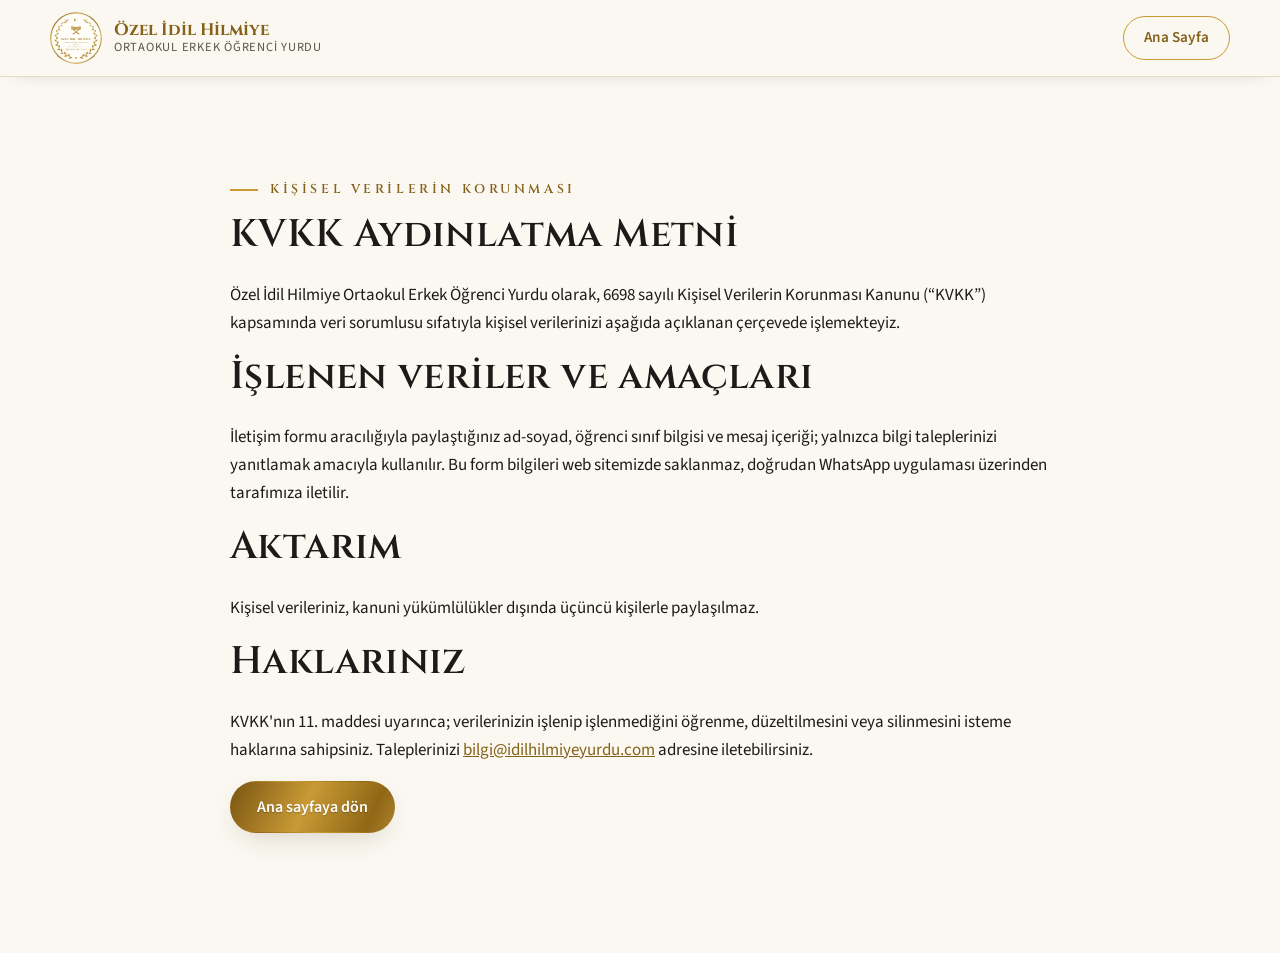
<file: kvkk.html>
<!doctype html>
<html lang="tr">
<head>
  <meta charset="utf-8">
  <meta name="viewport" content="width=device-width, initial-scale=1">
  <title>KVKK Aydınlatma Metni | Özel İdil Hilmiye Ortaokul Erkek Öğrenci Yurdu</title>
  <meta name="robots" content="noindex">
  <link rel="icon" href="assets/favicon.svg" type="image/svg+xml">
  <link rel="stylesheet" href="https://fonts.googleapis.com/css2?family=Cinzel:wght@600;700&family=Source+Sans+3:wght@400;600&display=swap">
  <link rel="stylesheet" href="css/style.css">
</head>
<body>
  <header class="site-header scrolled">
    <div class="container header-inner">
      <a class="brand" href="index.html" aria-label="Ana sayfaya dön">
        <img src="assets/logo.svg" alt="" width="52" height="52">
        <span class="brand-text">
          <span class="brand-name">Özel İdil Hilmiye</span>
          <span class="brand-sub">Ortaokul Erkek Öğrenci Yurdu</span>
        </span>
      </a>
      <a class="btn btn-outline btn-sm" href="index.html">Ana Sayfa</a>
    </div>
  </header>
  <main class="section">
    <article class="container narrow">
      <p class="eyebrow">Kişisel Verilerin Korunması</p>
      <h1 style="font-size:clamp(1.7rem,1.2rem + 2vw,2.4rem)">KVKK Aydınlatma Metni</h1>
      <!-- TASLAK: Yayından önce bir hukuk danışmanı tarafından kontrol edilmelidir. -->
      <p>Özel İdil Hilmiye Ortaokul Erkek Öğrenci Yurdu olarak, 6698 sayılı Kişisel Verilerin Korunması Kanunu (“KVKK”) kapsamında veri sorumlusu sıfatıyla kişisel verilerinizi aşağıda açıklanan çerçevede işlemekteyiz.</p>
      <h2>İşlenen veriler ve amaçları</h2>
      <p>İletişim formu aracılığıyla paylaştığınız ad-soyad, öğrenci sınıf bilgisi ve mesaj içeriği; yalnızca bilgi taleplerinizi yanıtlamak amacıyla kullanılır. Bu form bilgileri web sitemizde saklanmaz, doğrudan WhatsApp uygulaması üzerinden tarafımıza iletilir.</p>
      <h2>Aktarım</h2>
      <p>Kişisel verileriniz, kanuni yükümlülükler dışında üçüncü kişilerle paylaşılmaz.</p>
      <h2>Haklarınız</h2>
      <p>KVKK'nın 11. maddesi uyarınca; verilerinizin işlenip işlenmediğini öğrenme, düzeltilmesini veya silinmesini isteme haklarına sahipsiniz. Taleplerinizi <a href="mailto:bilgi@idilhilmiyeyurdu.com">bilgi@idilhilmiyeyurdu.com</a> adresine iletebilirsiniz.</p>
      <p><a class="btn btn-gold" href="index.html">Ana sayfaya dön</a></p>
    </article>
  </main>
</body>
</html>
</file>
<file: css/style.css>
/* =========================================================
   Özel İdil Hilmiye Ortaokul Erkek Öğrenci Yurdu
   Renkler logodaki altın ve fildişi tonlarından alınmıştır.
   ========================================================= */
:root {
  --ivory: #FBF8F1;
  --paper: #FFFFFF;
  --tint: #F4EEE0;
  --ink: #1C1B19;
  --muted: #5A554B;
  --line: #E6DCC6;
  --gold: #85621B;        /* küçük metin için yeterli kontrast */
  --gold-bright: #C99A35; /* süsleme ve büyük öğeler */
  --gold-soft: #EBD9A8;
  --night: #15161B;
  --night-2: #1F2027;
  --radius: 14px;
  --shadow: 0 10px 30px -12px rgba(60, 44, 10, .25);
  --font-display: "Cinzel", Georgia, serif;
  --font-body: "Source Sans 3", "Segoe UI", system-ui, sans-serif;
  --font-accent: "Cormorant Garamond", Georgia, serif;
  --font-hero: "Outfit", "Segoe UI", system-ui, sans-serif;
  --wa: #12873F;      /* WhatsApp yeşili, beyaz yazıyla 4.6:1 */
  --wa-dark: #0E6E33;
  --gold-grad: linear-gradient(115deg, #7A5512 0%, #C99A35 30%, #8F6716 55%, #D4A847 80%, #7A5512 100%);
}

*, *::before, *::after { box-sizing: border-box; }
html { scroll-behavior: smooth; scroll-padding-top: 100px; -webkit-text-size-adjust: 100%; }
body {
  margin: 0;
  background: var(--ivory);
  color: var(--ink);
  font-family: var(--font-body);
  font-size: 1.0625rem;
  line-height: 1.65;
}
img { max-width: 100%; display: block; height: auto; }
a { color: var(--gold); }
a:hover { color: #5E440F; }
h1, h2, h3 { font-family: var(--font-display); font-weight: 600; line-height: 1.2; margin: 0 0 .6em; letter-spacing: .01em; }
h2 { font-size: clamp(1.6rem, 1.2rem + 1.6vw, 2.4rem); }
h3 { font-size: 1.125rem; }
p { margin: 0 0 1em; }
:focus-visible { outline: 3px solid var(--gold-bright); outline-offset: 3px; border-radius: 4px; }

.container { width: min(1180px, 100% - 32px); margin-inline: auto; }
.narrow { width: min(820px, 100% - 32px); }

.skip-link { position: absolute; left: -999px; top: 8px; background: var(--ink); color: #fff; padding: 10px 16px; border-radius: 8px; z-index: 100; }
.skip-link:focus { left: 16px; }

.eyebrow {
  font-family: var(--font-display);
  font-size: .8rem;
  font-weight: 600;
  letter-spacing: .28em;
  text-transform: uppercase;
  color: var(--gold);
  margin-bottom: .9em;
  display: flex; align-items: center; gap: 12px;
}
.eyebrow::before { content: ""; width: 28px; height: 1.5px; background: var(--gold-bright); }

/* ---------- Butonlar ---------- */
.btn {
  display: inline-flex; align-items: center; justify-content: center; gap: 10px;
  min-height: 48px; padding: 12px 26px;
  border-radius: 999px; border: 1.5px solid transparent;
  font-family: var(--font-body); font-weight: 600; font-size: 1rem;
  text-decoration: none; cursor: pointer;
  transition: transform .2s ease, box-shadow .2s ease, background-color .2s ease;
}
.btn svg { width: 20px; height: 20px; fill: none; stroke: currentColor; stroke-width: 2; stroke-linecap: round; stroke-linejoin: round; }
.btn-gold { background: var(--gold-grad); background-size: 160% 100%; color: #fff; box-shadow: var(--shadow); text-shadow: 0 1px 1px rgba(0,0,0,.25); }
.btn-gold:hover { color: #fff; transform: translateY(-2px); background-position: 100% 0; }
.btn-outline { border-color: var(--gold-bright); color: var(--gold); background: transparent; }
.btn-outline:hover { background: var(--paper); }
.btn-sm { min-height: 44px; padding: 8px 20px; font-size: .95rem; }

/* ---------- Üst menü ---------- */
.site-header {
  position: sticky; top: 0; z-index: 50;
  background: rgba(251, 248, 241, .92);
  backdrop-filter: saturate(140%) blur(10px);
  border-bottom: 1px solid transparent;
  transition: border-color .2s, box-shadow .2s;
}
.site-header.scrolled { border-color: var(--line); box-shadow: 0 6px 20px -16px rgba(0,0,0,.4); }
.header-inner { display: flex; align-items: center; justify-content: space-between; gap: 20px; min-height: 76px; }
.brand { display: flex; align-items: center; gap: 12px; text-decoration: none; color: var(--ink); }
.brand img { width: 52px; height: 52px; }
.brand-text { display: flex; flex-direction: column; line-height: 1.15; }
.brand-name { font-family: var(--font-display); font-weight: 700; font-size: 1.05rem; color: var(--gold); }
.brand-sub { font-size: .78rem; letter-spacing: .06em; color: var(--muted); text-transform: uppercase; }

.main-nav { display: flex; align-items: center; gap: 22px; }
.main-nav ul { display: flex; gap: 4px; list-style: none; margin: 0; padding: 0; }
.main-nav ul a {
  display: block; padding: 10px 12px; border-radius: 8px;
  color: var(--ink); text-decoration: none; font-weight: 500; font-size: .98rem;
}
.main-nav ul a:hover, .main-nav ul a.active { color: var(--gold); background: var(--tint); }

.nav-toggle { display: none; width: 48px; height: 48px; border: 1px solid var(--line); border-radius: 12px; background: var(--paper); cursor: pointer; padding: 0; flex-direction: column; align-items: center; justify-content: center; gap: 5px; }
.nav-toggle span { width: 22px; height: 2px; background: var(--ink); border-radius: 2px; transition: transform .25s, opacity .25s; }
.nav-toggle[aria-expanded="true"] span:nth-child(1) { transform: translateY(7px) rotate(45deg); }
.nav-toggle[aria-expanded="true"] span:nth-child(2) { opacity: 0; }
.nav-toggle[aria-expanded="true"] span:nth-child(3) { transform: translateY(-7px) rotate(-45deg); }

/* ---------- Giriş (hero) ---------- */
.hero {
  position: relative; overflow: hidden; isolation: isolate;
  display: flex; flex-direction: column;
  min-height: min(100svh, 940px);
  padding: 150px 0 40px;
  color: #fff;
  background: var(--night);
}
.hero-bg { position: absolute; inset: 0; z-index: -2; }
.hero-bg img { width: 100%; height: 100%; object-fit: cover; object-position: 50% 60%; animation: hero-zoom 18s ease-out both; }
.hero::before { /* tüm fotoğrafa koyu perde, solda biraz daha yoğun */
  content: ""; position: absolute; inset: 0; z-index: -1; pointer-events: none;
  background:
    linear-gradient(90deg, rgba(17,20,26,.72) 0%, rgba(17,20,26,.5) 50%, rgba(17,20,26,.32) 100%),
    linear-gradient(0deg, rgba(17,20,26,.6) 0%, rgba(17,20,26,0) 35%);
}
.hero-inner { position: relative; flex: 1; display: flex; align-items: center; }
.hero-text { max-width: 940px; }
.hero-pill {
  display: inline-flex; align-items: center; gap: 8px; margin: 0 0 26px;
  padding: 8px 18px; border-radius: 999px;
  background: rgba(255,255,255,.12); border: 1px solid rgba(255,255,255,.28);
  backdrop-filter: blur(8px); -webkit-backdrop-filter: blur(8px);
  font-weight: 600; font-size: .95rem;
}
.hero-pill svg { width: 16px; height: 16px; fill: #F0524A; flex: none; }
.hero h1 {
  font-family: var(--font-hero); font-weight: 800; letter-spacing: -.02em; line-height: 1.04;
  font-size: clamp(2.5rem, 1.2rem + 5vw, 5rem); color: #fff; margin-bottom: .32em;
  text-shadow: 0 2px 30px rgba(0,0,0,.25);
}
.lead { font-size: 1.15rem; color: var(--muted); max-width: 36em; }
.hero .lead { color: rgba(255,255,255,.9); font-size: clamp(1.05rem, 1rem + .3vw, 1.25rem); max-width: 33em; }
.hero-actions { display: flex; flex-wrap: wrap; gap: 14px; margin: 32px 0 30px; }
.hero .btn { min-height: 58px; padding: 14px 32px; font-size: 1.08rem; font-weight: 700; }
.btn-wa { background: var(--wa); color: #fff; box-shadow: 0 12px 28px -12px rgba(18,135,63,.8); }
.btn-wa:hover { background: var(--wa-dark); color: #fff; transform: translateY(-2px); }
.btn-glass { background: rgba(255,255,255,.1); color: #fff; border-color: rgba(255,255,255,.45); backdrop-filter: blur(8px); -webkit-backdrop-filter: blur(8px); }
.btn-glass:hover { background: #fff; color: var(--ink); }

/* Sağdaki canlı logo: süzülen rozet, dönen halka, parıltı ve yıldızlar */
.hero-logo {
  position: absolute; right: 0; top: 50%; translate: 0 -64%;
  width: clamp(220px, 23vw, 330px); aspect-ratio: 1;
  animation: logo-in 1.1s .3s cubic-bezier(.2,.7,.2,1) both;
}
.hero-logo-glow {
  position: absolute; inset: -22%; border-radius: 50%;
  background: radial-gradient(circle, rgba(255,214,120,.55), rgba(255,214,120,0) 62%);
  animation: glow 4s ease-in-out infinite;
}
.hero-logo-ring {
  position: absolute; inset: -7%; border-radius: 50%;
  border: 1.5px dashed rgba(240,214,150,.75);
  animation: spin 40s linear infinite;
}
.hero-logo-ring::after { /* halkada dönen altın nokta */
  content: ""; position: absolute; top: -6px; left: 50%; width: 12px; height: 12px; margin-left: -6px;
  background: var(--gold-bright); transform: rotate(45deg); box-shadow: 0 0 16px rgba(255,214,120,.95);
}
.hero-logo-badge {
  position: absolute; inset: 0; border-radius: 50%; overflow: hidden;
  filter: drop-shadow(0 22px 40px rgba(0,0,0,.45));
  animation: float 6s ease-in-out infinite;
}
.hero-logo-badge img { width: 100%; height: 100%; }
.hero-logo-badge::after { /* rozetin üzerinden geçen ışık */
  content: ""; position: absolute; inset: 0;
  background: linear-gradient(115deg, transparent 35%, rgba(255,255,255,.65) 50%, transparent 65%);
  transform: translateX(-120%); animation: sheen 5s 1.5s ease-in-out infinite;
}
.sparkle {
  position: absolute; width: 18px; height: 18px; pointer-events: none;
  background: #FFE7A8;
  clip-path: polygon(50% 0, 61% 39%, 100% 50%, 61% 61%, 50% 100%, 39% 61%, 0 50%, 39% 39%);
  animation: twinkle 3.2s ease-in-out infinite;
}
.sparkle.s1 { top: 2%; left: 4%; }
.sparkle.s2 { top: 14%; right: -6%; width: 12px; height: 12px; animation-delay: .8s; }
.sparkle.s3 { bottom: 10%; left: -6%; width: 14px; height: 14px; animation-delay: 1.6s; }
.sparkle.s4 { bottom: -2%; right: 12%; animation-delay: 2.4s; }
@keyframes logo-in { from { opacity: 0; scale: .8; } to { opacity: 1; scale: 1; } }
@keyframes float { 0%, 100% { transform: translateY(0); } 50% { transform: translateY(-14px); } }
@keyframes glow { 0%, 100% { opacity: .6; transform: scale(.95); } 50% { opacity: 1; transform: scale(1.05); } }
@keyframes sheen { 0% { transform: translateX(-120%); } 40%, 100% { transform: translateX(120%); } }
@keyframes twinkle { 0%, 100% { opacity: 0; transform: scale(.4) rotate(0); } 50% { opacity: 1; transform: scale(1) rotate(45deg); } }

/* Tanıtım videosu ve 360° tur düğmeleri */
.hero-media { display: flex; gap: 26px; }
.media-btn {
  display: flex; flex-direction: column; align-items: center; gap: 10px;
  padding: 0; border: 0; background: none; color: #fff; cursor: pointer;
  font: 600 .98rem var(--font-body);
}
.media-circle {
  width: 72px; height: 72px; border-radius: 50%; display: grid; place-items: center;
  border: 2px solid rgba(255,255,255,.75); background: rgba(255,255,255,.08);
  backdrop-filter: blur(6px); -webkit-backdrop-filter: blur(6px);
  font: 800 1.15rem var(--font-hero); letter-spacing: -.02em;
  transition: transform .2s ease, background-color .2s ease;
}
.media-circle svg { width: 22px; height: 22px; fill: currentColor; margin-left: 3px; }
.media-btn:hover .media-circle { transform: scale(1.06); background: rgba(255,255,255,.2); }

/* Alt kartlar */
.stats {
  list-style: none; margin: 40px 0 0; padding: 0;
  display: grid; grid-template-columns: repeat(4, minmax(0, 1fr)); gap: 16px;
}
.stats li {
  padding: 22px 20px; display: flex; flex-direction: column; gap: 2px;
  border-radius: 18px; background: rgba(255,255,255,.1); border: 1px solid rgba(255,255,255,.22);
  backdrop-filter: blur(12px); -webkit-backdrop-filter: blur(12px);
}
.stat-icon { width: 30px; height: 30px; margin-bottom: 10px; fill: none; stroke: var(--gold-soft); stroke-width: 1.8; stroke-linecap: round; stroke-linejoin: round; }
.stats strong { font-family: var(--font-hero); font-weight: 800; font-size: 1.7rem; color: #fff; line-height: 1.1; }
.stats span { color: rgba(255,255,255,.8); font-size: .95rem; }

/* Medya penceresi (video / 360° tur) */
.media-modal { border: 0; padding: 0; background: #000; width: min(1100px, 94vw); border-radius: 14px; overflow: hidden; }
.media-modal::backdrop { background: rgba(10,10,12,.9); }
.media-body { aspect-ratio: 16 / 9; display: grid; place-items: center; color: #fff; text-align: center; }
.media-body video, .media-body iframe { width: 100%; height: 100%; border: 0; display: block; }
.media-soon { padding: 32px; }
.media-soon strong { display: block; font: 800 clamp(1.4rem, 1rem + 2vw, 2.2rem) var(--font-hero); margin-bottom: 8px; }
.media-soon p { color: rgba(255,255,255,.75); margin: 0 auto 20px; max-width: 30em; }

/* ---------- Fotoğraf üstünde yüzen cam menü (yalnızca ana sayfa) ---------- */
.has-hero-overlay .site-header {
  position: fixed; left: 0; right: 0; top: 16px;
  background: none; backdrop-filter: none; -webkit-backdrop-filter: none;
  border: 0; box-shadow: none;
}
.has-hero-overlay .header-inner {
  position: relative; min-height: 68px; padding: 0 12px 0 16px;
  border-radius: 22px; background: rgba(255,255,255,.14); border: 1px solid rgba(255,255,255,.26);
  backdrop-filter: saturate(140%) blur(14px); -webkit-backdrop-filter: saturate(140%) blur(14px);
  box-shadow: 0 10px 30px -18px rgba(0,0,0,.6);
  transition: background-color .25s ease;
}
.has-hero-overlay .site-header.scrolled .header-inner { background: rgba(21,22,27,.86); }
.has-hero-overlay .brand img { width: 44px; height: 44px; background: #fff; border-radius: 50%; }
.has-hero-overlay .brand-name { font-family: var(--font-hero); font-weight: 700; font-size: 1.12rem; color: #fff; letter-spacing: -.01em; }
.has-hero-overlay .brand-sub { color: rgba(255,255,255,.78); text-transform: none; letter-spacing: 0; font-size: .82rem; }
.has-hero-overlay .main-nav ul a { color: #fff; font-weight: 600; }
.has-hero-overlay .main-nav ul a:hover, .has-hero-overlay .main-nav ul a.active { color: #fff; background: rgba(255,255,255,.16); }
.has-hero-overlay .main-nav .btn { background: var(--wa); box-shadow: none; text-shadow: none; font-weight: 700; padding-inline: 24px; }
.has-hero-overlay .main-nav .btn:hover { background: var(--wa-dark); }
.has-hero-overlay .scroll-progress { left: 22px; width: calc(100% - 44px); bottom: 0; border-radius: 2px; }
.has-hero-overlay .nav-toggle { background: rgba(255,255,255,.14); border-color: rgba(255,255,255,.3); }
.has-hero-overlay .nav-toggle span { background: #fff; }

/* ---------- Bölümler ---------- */
.section { padding: clamp(64px, 8vw, 110px) 0; }
.section-tint { background: var(--tint); }
.section-head { max-width: 680px; margin-bottom: 44px; }
.section-head p:last-child { color: var(--muted); }

.about-grid { display: grid; grid-template-columns: .9fr 1.1fr; gap: 56px; align-items: start; }
.about-text > p { color: var(--muted); }
.values { list-style: none; padding: 0; margin: 28px 0 0; display: grid; gap: 16px; }
.values li { display: flex; gap: 14px; align-items: flex-start; padding: 16px 18px; background: var(--paper); border: 1px solid var(--line); border-radius: var(--radius); }
.values strong { display: block; font-family: var(--font-display); color: var(--gold); font-size: 1.05rem; }
.values-mark { flex: none; width: 14px; height: 14px; margin-top: 6px; background: var(--gold-bright); transform: rotate(45deg); }

.features { list-style: none; padding: 0; margin: 0; display: grid; grid-template-columns: repeat(4, minmax(0, 1fr)); gap: 20px; }
.feature { background: var(--paper); border: 1px solid var(--line); border-radius: var(--radius); padding: 26px 22px; transition: transform .2s, box-shadow .2s; }
.feature:hover { transform: translateY(-4px); box-shadow: var(--shadow); }
.feature svg { width: 44px; height: 44px; padding: 10px; border-radius: 12px; background: var(--tint); stroke: var(--gold); fill: none; stroke-width: 1.7; stroke-linecap: round; stroke-linejoin: round; margin-bottom: 16px; }
.feature h3 { margin-bottom: .4em; }
.feature p { color: var(--muted); font-size: .98rem; margin: 0; }

/* ---------- Fotoğraf büyütme ---------- */
.zoomable { display: block; width: 100%; padding: 0; border: 0; font: inherit; color: inherit; background: none; cursor: zoom-in; border-radius: var(--radius); overflow: hidden; position: relative; }
.zoomable img { width: 100%; aspect-ratio: 4 / 3; object-fit: cover; transition: transform .5s ease; }
.zoomable:hover img { transform: scale(1.04); }
.zoomable picture { display: block; }

/* ---------- Galeri ---------- */
.gallery { list-style: none; padding: 0; margin: 0; display: grid; grid-template-columns: repeat(3, minmax(0, 1fr)); gap: 18px; }
.gallery li { display: flex; }
.gallery .zoomable { background: var(--line); box-shadow: 0 6px 18px -14px rgba(60, 44, 10, .5); }
.gallery .zoomable::after { /* etiketin okunması için alt gölge */
  content: ""; position: absolute; inset: 55% 0 0; pointer-events: none;
  background: linear-gradient(to top, rgba(15,16,20,.55), transparent);
}
.gallery-label { position: absolute; left: 14px; bottom: 14px; z-index: 1; padding: 6px 14px; border-radius: 999px; background: rgba(21,22,27,.72); color: #fff; font-size: .9rem; font-weight: 600; }
.gallery-feature { grid-column: span 2; grid-row: span 2; }
.gallery-feature .zoomable, .gallery-feature picture { height: 100%; }
.gallery-feature img { height: 100%; aspect-ratio: auto; }
.gallery-wide { grid-column: span 2; }
.gallery-wide .zoomable { height: 100%; }
/* satır yüksekliğini yandaki 4:3 kare belirler; geniş görsel ona uyar */
.gallery-wide picture { position: absolute; inset: 0; }
.gallery-wide img { height: 100%; aspect-ratio: auto; }
.gallery-feature .gallery-label { left: 20px; bottom: 20px; padding: 8px 18px; font-size: 1rem; }

/* ---------- Kayıt ---------- */
.steps { list-style: none; padding: 0; margin: 0 0 32px; display: grid; grid-template-columns: repeat(4, minmax(0, 1fr)); gap: 20px; counter-reset: s; }
.steps li { background: var(--paper); border: 1px solid var(--line); border-radius: var(--radius); padding: 26px 22px; }
.step-no { display: inline-grid; place-items: center; width: 44px; height: 44px; border-radius: 50%; background: var(--gold-grad); color: #fff; font-family: var(--font-display); font-weight: 700; font-size: 1.15rem; margin-bottom: 14px; }
.steps p { color: var(--muted); margin: 0; font-size: .98rem; }
.docs { background: var(--night); color: #EDE6D6; border-radius: var(--radius); padding: 30px 32px; }
.docs h3 { color: var(--gold-soft); }
.docs ul { margin: 0; padding: 0; list-style: none; display: grid; grid-template-columns: repeat(3, minmax(0, 1fr)); gap: 10px 28px; }
.docs li { display: flex; gap: 10px; align-items: baseline; }
.docs li::before { content: ""; flex: none; width: 8px; height: 8px; background: var(--gold-bright); transform: rotate(45deg) translateY(-2px); }

/* ---------- SSS ---------- */
.faq { display: grid; gap: 12px; }
.faq details { background: var(--paper); border: 1px solid var(--line); border-radius: var(--radius); }
.faq summary {
  list-style: none; cursor: pointer; padding: 18px 56px 18px 22px; position: relative;
  font-weight: 600; font-size: 1.05rem; min-height: 44px;
}
.faq summary::-webkit-details-marker { display: none; }
.faq summary::after { content: "+"; position: absolute; right: 22px; top: 50%; transform: translateY(-50%); font-size: 1.5rem; color: var(--gold); transition: transform .2s; }
.faq details[open] summary::after { transform: translateY(-50%) rotate(45deg); }
.faq details p { padding: 0 22px 20px; margin: 0; color: var(--muted); }

/* ---------- İletişim ---------- */
.section-dark { background: var(--night); color: #EDE6D6; }
.section-dark h2 { color: #FFF8E6; }
.section-dark .eyebrow { color: var(--gold-soft); }
.section-dark a { color: var(--gold-soft); }
.contact-grid { display: grid; grid-template-columns: 1.1fr .9fr; gap: 48px; align-items: start; }
.contact-list { list-style: none; padding: 0; margin: 0 0 28px; display: grid; grid-template-columns: repeat(2, minmax(0, 1fr)); gap: 20px; }
.contact-list li { display: flex; gap: 14px; }
.contact-list svg { flex: none; width: 24px; height: 24px; margin-top: 3px; fill: none; stroke: var(--gold-bright); stroke-width: 1.8; stroke-linecap: round; stroke-linejoin: round; }
.contact-list strong { display: block; color: #FFF8E6; font-size: .9rem; letter-spacing: .06em; text-transform: uppercase; }
.map { border-radius: var(--radius); overflow: hidden; border: 1px solid #33343C; aspect-ratio: 16 / 9; background: var(--night-2); }
.map iframe { width: 100%; height: 100%; border: 0; display: block; }

.contact-form { background: var(--night-2); border: 1px solid #33343C; border-radius: var(--radius); padding: 30px; display: flex; flex-direction: column; }
.contact-form h3 { color: #FFF8E6; font-size: 1.25rem; }
.form-note, .form-kvkk { font-size: .9rem; color: #B9B2A2; }
.form-kvkk { margin: 14px 0 0; }
.contact-form label { font-weight: 600; margin: 14px 0 6px; font-size: .95rem; }
.contact-form input, .contact-form select, .contact-form textarea {
  width: 100%; min-height: 48px; padding: 12px 14px; border-radius: 10px;
  border: 1px solid #44454E; background: #15161B; color: #FFF8E6;
  font: inherit; font-size: 1rem;
}
.contact-form textarea { resize: vertical; }
.contact-form input:focus, .contact-form select:focus, .contact-form textarea:focus { border-color: var(--gold-bright); outline: none; box-shadow: 0 0 0 3px rgba(201,154,53,.3); }
.contact-form .btn { margin-top: 20px; }
.form-error { color: #FFB4A8; margin: 12px 0 0; font-weight: 600; }

/* ---------- Alt bilgi ---------- */
.site-footer { background: #0F1014; color: #B9B2A2; padding: 48px 0 32px; }
.footer-grid { display: grid; grid-template-columns: 1fr auto; gap: 24px 40px; align-items: center; }
.footer-brand { display: flex; align-items: center; gap: 18px; }
.footer-brand img { width: 96px; height: 96px; }
.footer-brand p { margin: 0; color: #EDE6D6; }
.footer-brand em { font-family: var(--font-accent); font-size: 1.25rem; color: var(--gold-soft); }
.footer-links { list-style: none; padding: 0; margin: 0; display: flex; flex-wrap: wrap; gap: 4px 20px; }
.footer-links a { color: #EDE6D6; text-decoration: none; display: inline-block; padding: 8px 0; }
.footer-links a:hover { color: var(--gold-soft); }
.copyright { grid-column: 1 / -1; margin: 12px 0 0; padding-top: 20px; border-top: 1px solid #2A2B32; font-size: .9rem; }

/* ---------- WhatsApp & lightbox ---------- */
.wa-float {
  position: fixed; right: 20px; bottom: 20px; z-index: 60;
  width: 60px; height: 60px; border-radius: 50%;
  display: grid; place-items: center;
  background: #1F8F4E; color: #fff; box-shadow: 0 10px 24px -8px rgba(0,0,0,.45);
  transition: transform .2s;
}
.wa-float:hover { transform: scale(1.06); color: #fff; }
.wa-float svg { width: 30px; height: 30px; fill: none; stroke: currentColor; stroke-width: 1.8; stroke-linecap: round; stroke-linejoin: round; }

.lightbox { border: 0; padding: 0; background: transparent; max-width: min(1100px, 94vw); overflow: visible; }
.lightbox::backdrop { background: rgba(10,10,12,.9); }
.lightbox-figure { margin: 0; touch-action: pan-y; }
.lightbox img { max-height: 82vh; width: auto; margin: 0 auto; border-radius: 10px; }
.lightbox-caption { color: #EDE6D6; text-align: center; margin: 12px 0 0; }
.lightbox-count { color: var(--gold-soft); font-variant-numeric: tabular-nums; margin-left: 6px; }
.lightbox-close { position: fixed; top: 16px; right: 16px; width: 48px; height: 48px; border-radius: 50%; border: 0; background: #fff; color: var(--ink); font-size: 1.8rem; line-height: 1; cursor: pointer; }
.lightbox-nav {
  position: fixed; top: 50%; transform: translateY(-50%);
  width: 52px; height: 52px; border-radius: 50%; border: 1px solid rgba(255,255,255,.25);
  background: rgba(21,22,27,.7); color: #fff; cursor: pointer;
  display: grid; place-items: center; transition: background-color .2s;
}
.lightbox-nav:hover { background: rgba(133,98,27,.9); }
.lightbox-nav svg { width: 24px; height: 24px; fill: none; stroke: currentColor; stroke-width: 2.2; stroke-linecap: round; stroke-linejoin: round; }
.lightbox-prev { left: 16px; }
.lightbox-next { right: 16px; }
.lightbox-nav[hidden] { display: none; }

/* ---------- Duyarlı (mobil) ---------- */
@media (max-width: 1080px) {
  .features { grid-template-columns: repeat(2, minmax(0, 1fr)); }
  .steps { grid-template-columns: repeat(2, minmax(0, 1fr)); }
}
@media (max-width: 960px) {
  .nav-toggle { display: inline-flex; }
  .main-nav {
    position: absolute; top: 100%; left: 0; right: 0;
    flex-direction: column; align-items: stretch; gap: 12px;
    padding: 12px 16px 20px; background: var(--ivory); border-bottom: 1px solid var(--line);
    box-shadow: 0 16px 30px -20px rgba(0,0,0,.4);
    display: none;
  }
  .main-nav.open { display: flex; }
  .main-nav ul { flex-direction: column; }
  .main-nav ul a { padding: 12px; }
  .about-grid, .contact-grid { grid-template-columns: 1fr; gap: 36px; }
  .has-hero-overlay .main-nav {
    top: calc(100% + 8px); border-radius: 18px; border: 1px solid rgba(255,255,255,.18);
    background: rgba(21,22,27,.96); padding: 12px;
  }
  .hero { padding-top: 124px; }
  .hero-logo { display: none; } /* dar ekranda yazının arkasında kalmasın */
  .hero::before { /* dar ekranda yazı tüm genişliği kaplar */
    background: linear-gradient(180deg, rgba(17,20,26,.55) 0%, rgba(17,20,26,.7) 50%, rgba(17,20,26,.88) 100%);
  }
  .hero-bg img { object-position: 50% 40%; }
  .gallery { grid-template-columns: repeat(2, minmax(0, 1fr)); }
  .gallery-feature, .gallery-wide { grid-column: auto; grid-row: auto; }
  .gallery-feature img, .gallery-wide img { aspect-ratio: 4 / 3; }
  .gallery-wide picture { position: static; }
  .docs ul { grid-template-columns: repeat(2, minmax(0, 1fr)); }
}
@media (max-width: 640px) {
  .stats { grid-template-columns: repeat(2, minmax(0, 1fr)); gap: 12px; }
  .stats li { padding: 18px 16px; }
  .hero .btn { flex: 1 1 100%; }
  .has-hero-overlay .site-header { top: 10px; }
  .has-hero-overlay .header-inner { min-height: 62px; width: calc(100% - 20px); }
  .lightbox-nav { top: auto; bottom: 20px; transform: none; }
  .features, .steps, .gallery, .docs ul, .contact-list { grid-template-columns: 1fr; }
  .brand-sub { display: none; }
  .footer-grid { grid-template-columns: 1fr; }
  .contact-form, .docs { padding: 24px 20px; }
}
@media (prefers-reduced-motion: reduce) {
  html { scroll-behavior: auto; }
  *, *::before, *::after { transition: none !important; }
}

/* =========================================================
   Hareket katmanı — prefers-reduced-motion'da tamamen kapanır
   ========================================================= */

/* Kaydırma ilerleme çubuğu */
.scroll-progress {
  position: absolute; left: 0; bottom: -1px; height: 3px; width: 100%;
  background: var(--gold-grad); transform-origin: 0 50%; transform: scaleX(var(--p, 0));
  pointer-events: none;
}

/* Giriş: yazılar sırayla belirir, fotoğraf yavaşça yaklaşır */
@keyframes rise { from { opacity: 0; transform: translateY(18px); } to { opacity: 1; transform: none; } }
@keyframes hero-zoom { from { transform: scale(1.08); } to { transform: scale(1); } }
@keyframes spin { to { transform: rotate(360deg); } }

.hero-text > * { animation: rise .8s cubic-bezier(.2,.7,.2,1) both; }
.hero-text > :nth-child(2) { animation-delay: .1s; }
.hero-text > :nth-child(3) { animation-delay: .2s; }
.hero-text > :nth-child(4) { animation-delay: .3s; }
.hero-text > :nth-child(5) { animation-delay: .4s; }

/* Kayan bant */
.marquee { background: var(--night); color: var(--gold-soft); overflow: hidden; padding: 16px 0; border-block: 1px solid #2A2B32; }
.marquee-track { display: flex; width: max-content; animation: marquee 38s linear infinite; }
.marquee:hover .marquee-track { animation-play-state: paused; }
.marquee ul { display: flex; list-style: none; margin: 0; padding: 0; }
.marquee li {
  display: flex; align-items: center; gap: 28px; padding-right: 28px; white-space: nowrap;
  font-family: var(--font-display); font-weight: 600; font-size: 1.05rem; letter-spacing: .12em; text-transform: uppercase;
}
.marquee li::after { content: ""; width: 9px; height: 9px; background: var(--gold-bright); transform: rotate(45deg); }
@keyframes marquee { to { transform: translateX(-50%); } }

/* Kaydırınca beliren öğeler (yalnızca JS çalışıyorsa gizlenir) */
.js .reveal { opacity: 0; transform: translateY(26px); transition: opacity .7s ease, transform .7s cubic-bezier(.2,.7,.2,1); transition-delay: var(--d, 0s); }
.js .reveal.in { opacity: 1; transform: none; }
.js .gallery li.reveal { transform: translateY(26px) scale(.97); }
.js .gallery li.reveal.in { transform: none; }
.js .section-head.reveal .eyebrow::before { width: 0; transition: width .8s .3s ease; }
.js .section-head.reveal.in .eyebrow::before { width: 28px; }

/* Kartlar: üst çizgi dolar, ikon canlanır */
.feature { position: relative; overflow: hidden; }
.feature::before {
  content: ""; position: absolute; inset: 0 0 auto; height: 3px;
  background: var(--gold-grad); transform: scaleX(0); transform-origin: 0 50%; transition: transform .4s ease;
}
.feature:hover::before { transform: scaleX(1); }
.feature svg { transition: transform .35s cubic-bezier(.3,1.6,.5,1), background-color .3s, stroke .3s; }
.feature:hover svg { transform: rotate(-8deg) scale(1.12); background: var(--gold-bright); stroke: #fff; }
.values li { transition: transform .25s, box-shadow .25s, border-color .25s; }
.values li:hover { transform: translateX(6px); border-color: var(--gold-soft); box-shadow: var(--shadow); }
.values li:hover .values-mark { animation: spin 1.2s ease; }
.steps li { transition: transform .25s, box-shadow .25s; }
.steps li:hover { transform: translateY(-4px); box-shadow: var(--shadow); }
.steps li:hover .step-no { animation: pop .5s ease; }
@keyframes pop { 50% { transform: scale(1.18); } }
/* Kayıt adımları: kart gelince numara "tık" eder, ardından bir sonraki adıma altın çizgi uzar */
.js .steps li.reveal.in .step-no { animation: pop .5s calc(var(--d, 0s) + .35s) ease both; }
.js .steps li.reveal.in:hover .step-no { animation: pop .5s ease; }
@media (min-width: 1081px) {
  .steps li { position: relative; }
  .steps li:not(:last-child)::after {
    content: ""; position: absolute; top: 47px; left: 78px; right: -20px; height: 2px;
    background: linear-gradient(90deg, var(--gold-bright), var(--gold-soft));
    transform-origin: 0 50%; pointer-events: none;
  }
  .js .steps li.reveal::after { transform: scaleX(0); }
  .js .steps li.reveal.in::after { transform: scaleX(1); transition: transform .7s calc(var(--d, 0s) + .55s) cubic-bezier(.6,.1,.2,1); }
}
/* Alt bilgideki slogan: görünür olunca altın alt çizgi soldan sağa çizilir */
.footer-brand em { background: linear-gradient(var(--gold-bright), var(--gold-bright)) 0 100% / 100% 1.5px no-repeat; padding-bottom: 2px; }
.js .footer-brand.reveal em { background-size: 0 1.5px; }
.js .footer-brand.reveal.in em { background-size: 100% 1.5px; transition: background-size 1s .5s cubic-bezier(.6,.1,.2,1); }
.gallery-label { transition: transform .3s ease, background-color .3s; }
.gallery .zoomable:hover .gallery-label { transform: translateY(-4px); background: rgba(133,98,27,.92); }
.stats li { transition: transform .25s; }
.stats li:hover { transform: translateY(-3px); }

/* WhatsApp butonu nabız atar */
.wa-float::before {
  content: ""; position: absolute; inset: 0; border-radius: 50%;
  border: 2px solid #1F8F4E; animation: ping 2.6s ease-out infinite; pointer-events: none;
}
@keyframes ping { 0% { transform: scale(1); opacity: .8; } 80%, 100% { transform: scale(1.7); opacity: 0; } }

/* Yukarı çık */
.to-top {
  position: fixed; right: 26px; bottom: 92px; z-index: 59;
  width: 48px; height: 48px; border-radius: 50%;
  display: grid; place-items: center;
  background: var(--paper); color: var(--gold); border: 1px solid var(--line); box-shadow: var(--shadow);
  opacity: 0; visibility: hidden; transform: translateY(12px);
  transition: opacity .3s, transform .3s, visibility .3s;
}
.to-top.show { opacity: 1; visibility: visible; transform: none; }
.to-top:hover { color: #fff; background: var(--gold-bright); }
.to-top svg { width: 22px; height: 22px; fill: none; stroke: currentColor; stroke-width: 2.2; stroke-linecap: round; stroke-linejoin: round; }

@media (max-width: 640px) {
  .marquee li { font-size: .9rem; gap: 20px; padding-right: 20px; }
  .to-top { display: none; }
}
@media (prefers-reduced-motion: reduce) {
  *, *::before, *::after { animation: none !important; }
  .js .reveal, .js .gallery li.reveal { opacity: 1; transform: none; }
  .js .section-head.reveal .eyebrow::before { width: 28px; }
  .marquee-track { width: auto; flex-wrap: wrap; justify-content: center; }
  .marquee-track ul + ul { display: none; }
  .marquee ul { flex-wrap: wrap; justify-content: center; row-gap: 8px; }
}

/* =========================================================
   Premium katman: süsleme, alıntı, paralaks, veli görüşleri,
   ön kayıt sihirbazı, açılış ekranı, galeri imleci
   ========================================================= */
.sr-only { position: absolute; width: 1px; height: 1px; padding: 0; margin: -1px; overflow: hidden; clip: rect(0 0 0 0); white-space: nowrap; border: 0; }

/* Altın süsleme: görünür olunca kendini çizer */
.ornament { display: block; width: 220px; max-width: 70%; height: auto; margin: 0 auto 26px; fill: none; stroke: var(--gold-bright); stroke-width: 1.4; stroke-linecap: round; stroke-linejoin: round; overflow: visible; }
.js .ornament path { stroke-dasharray: 1; stroke-dashoffset: 1; transition: stroke-dashoffset 1.4s cubic-bezier(.6,.1,.2,1); }
.js .ornament path:nth-child(n+3) { transition-delay: .5s; }
.js .ornament path:nth-child(n+5) { transition-delay: .8s; }
.js .ornament.in path { stroke-dashoffset: 0; }

/* Büyük alıntı */
.quote-band { background: var(--paper); padding: clamp(64px, 8vw, 104px) 0; text-align: center; border-block: 1px solid var(--line); }
.big-quote { margin: 0; position: relative; }
.big-quote p {
  position: relative; margin: 0 auto 22px; max-width: 24ch;
  font-family: var(--font-accent); font-style: italic; font-weight: 500;
  font-size: clamp(1.9rem, 1.2rem + 2.6vw, 3.1rem); line-height: 1.25; color: var(--ink);
}
.big-quote footer { font-family: var(--font-display); font-size: .82rem; letter-spacing: .26em; text-transform: uppercase; color: var(--gold); }
.big-quote cite { font-style: normal; }

/* Paralaks fotoğraf şeritleri */
.parallax { position: relative; overflow: hidden; min-height: clamp(380px, 62vh, 560px); display: grid; place-items: center; color: #fff; text-align: center; isolation: isolate; }
.parallax-media { position: absolute; inset: -18% 0; z-index: -2; }
.parallax-media img { width: 100%; height: 100%; object-fit: cover; transform: translate3d(0, var(--py, 0px), 0) scale(1.02); will-change: transform; }
.parallax::after { content: ""; position: absolute; inset: 0; z-index: -1; background: linear-gradient(180deg, rgba(15,16,20,.55), rgba(15,16,20,.72)); }
.parallax-content { padding: 72px 0; }
.parallax .ornament { stroke: var(--gold-soft); }
.parallax-eyebrow { font-family: var(--font-display); font-size: .82rem; font-weight: 600; letter-spacing: .3em; text-transform: uppercase; color: var(--gold-soft); margin-bottom: 14px; }
.parallax-text { font-family: var(--font-accent); font-style: italic; font-weight: 500; font-size: clamp(2rem, 1.2rem + 3vw, 3.6rem); line-height: 1.15; margin: 0 auto 30px; max-width: 18ch; text-shadow: 0 2px 24px rgba(0,0,0,.35); }
.btn-light { background: rgba(255,255,255,.12); color: #fff; border-color: rgba(255,255,255,.55); backdrop-filter: blur(6px); }
.btn-light:hover { background: #fff; color: var(--ink); }

/* Veli görüşleri */
.section-head-center { margin-inline: auto; text-align: center; }
.section-head-center .eyebrow { justify-content: center; }
.section-head-center .eyebrow::after { content: ""; width: 28px; height: 1.5px; background: var(--gold-bright); }
.sample-note { display: inline-block; font-size: .85rem; padding: 4px 12px; border-radius: 999px; background: #FFF3D6; color: #6B4E12 !important; border: 1px dashed var(--gold-bright); }
.t-track {
  list-style: none; margin: 0; padding: 6px 4px 18px; display: grid; grid-auto-flow: column;
  grid-auto-columns: calc((100% - 2 * 22px) / 3); gap: 22px;
  overflow-x: auto; scroll-snap-type: x mandatory; scroll-behavior: smooth; scrollbar-width: none;
}
.t-track::-webkit-scrollbar { display: none; }
.t-track:focus-visible { outline-offset: 6px; }
.t-card { scroll-snap-align: start; }
.t-card blockquote {
  position: relative; height: 100%; margin: 0; padding: 40px 28px 26px;
  background: var(--paper); border: 1px solid var(--line); border-radius: var(--radius);
  display: flex; flex-direction: column; justify-content: space-between; gap: 22px;
  transition: transform .3s, box-shadow .3s;
}
.t-card blockquote:hover { transform: translateY(-4px); box-shadow: var(--shadow); }
.t-card blockquote::before { content: "\201C"; position: absolute; top: 4px; left: 22px; font-family: var(--font-accent); font-size: 4.5rem; line-height: 1; color: var(--gold-bright); }
.t-card p { margin: 0; font-family: var(--font-accent); font-style: italic; font-size: 1.32rem; line-height: 1.45; color: var(--ink); }
.t-card footer { display: flex; align-items: center; gap: 12px; padding-top: 18px; border-top: 1px solid var(--line); font-size: .92rem; color: var(--muted); }
.t-card footer strong { display: block; color: var(--ink); font-size: 1rem; }
.t-avatar { flex: none; width: 44px; height: 44px; border-radius: 50%; display: grid; place-items: center; background: var(--gold-grad); color: #fff; font-family: var(--font-display); font-weight: 700; font-size: .85rem; letter-spacing: .04em; }
.t-controls { display: flex; align-items: center; justify-content: center; gap: 18px; margin-top: 18px; }
.t-btn { width: 48px; height: 48px; border-radius: 50%; border: 1px solid var(--gold-bright); background: var(--paper); color: var(--gold); cursor: pointer; display: grid; place-items: center; transition: background-color .2s, color .2s; }
.t-btn:hover { background: var(--gold-bright); color: #fff; }
.t-btn svg { width: 22px; height: 22px; fill: none; stroke: currentColor; stroke-width: 2.2; stroke-linecap: round; stroke-linejoin: round; }
.t-dots { display: flex; gap: 4px; }
.t-dot { width: 28px; height: 44px; padding: 0; border: 0; background: none; cursor: pointer; display: grid; place-items: center; }
.t-dot::before { content: ""; width: 9px; height: 9px; background: var(--gold-soft); transform: rotate(45deg); transition: background-color .2s, transform .2s; }
.t-dot[aria-current="true"]::before { background: var(--gold); transform: rotate(45deg) scale(1.35); }

/* Kayıt çağrısı */
.kayit-cta { text-align: center; margin: 36px 0 0; }

/* Ön kayıt sihirbazı */
.anchor { position: relative; top: -12px; }
.wz-steps { list-style: none; margin: 10px 0 12px; padding: 0; display: flex; justify-content: space-between; gap: 8px; }
.wz-steps li { display: flex; align-items: center; gap: 8px; font-size: .92rem; font-weight: 600; color: #8D8676; transition: color .3s; }
.wz-steps span { width: 30px; height: 30px; border-radius: 50%; display: grid; place-items: center; border: 1.5px solid #44454E; font-family: var(--font-display); font-size: .9rem; transition: background-color .3s, border-color .3s, color .3s; }
.wz-steps li.active, .wz-steps li.done { color: #FFF8E6; }
.wz-steps li.active span { border-color: var(--gold-bright); background: var(--gold-bright); color: #15161B; }
.wz-steps li.done span { border-color: var(--gold-bright); color: var(--gold-soft); }
.wz-bar { height: 3px; border-radius: 3px; background: #33343C; overflow: hidden; margin-bottom: 6px; }
.wz-bar span { display: block; height: 100%; width: 33.34%; background: var(--gold-grad); transition: width .5s cubic-bezier(.2,.7,.2,1); }
.wz-panel { border: 0; padding: 0; margin: 0; min-width: 0; display: flex; flex-direction: column; animation: wzIn .45s ease both; }
.wz-panel[hidden] { display: none; }
.wz-panel legend { padding: 0; margin: 14px 0 0; font-family: var(--font-display); font-weight: 600; color: var(--gold-soft); font-size: 1.05rem; }
@keyframes wzIn { from { opacity: 0; transform: translateX(16px); } to { opacity: 1; transform: none; } }
.wz-panel small { font-weight: 400; color: #B9B2A2; }
.wz-label { font-weight: 600; margin: 18px 0 8px; font-size: .95rem; }
.wz-choices { display: grid; grid-template-columns: 1fr 1fr; gap: 10px; }
.contact-form .wz-choice { margin: 0; font-weight: 500; position: relative; }
.wz-choice input { position: absolute; opacity: 0; width: 1px; height: 1px; }
.wz-choice span { display: flex; align-items: center; justify-content: center; min-height: 48px; padding: 10px; border-radius: 10px; border: 1px solid #44454E; background: #15161B; cursor: pointer; text-align: center; transition: border-color .2s, background-color .2s, color .2s; }
.wz-choice input:checked + span { border-color: var(--gold-bright); background: rgba(201,154,53,.14); color: #FFF8E6; }
.wz-choice input:focus-visible + span { outline: 3px solid var(--gold-bright); outline-offset: 2px; }
.contact-form .wz-check { display: flex; gap: 12px; align-items: flex-start; margin-top: 18px; font-weight: 400; font-size: .92rem; color: #D9D2C2; cursor: pointer; }
.contact-form .wz-check input { flex: none; width: 22px; height: 22px; min-height: 0; padding: 0; margin: 2px 0 0; accent-color: var(--gold-bright); }
.wz-actions { display: flex; gap: 12px; margin-top: 22px; }
.contact-form .wz-actions .btn { margin: 0; flex: 1; }
.contact-form .wz-actions .wz-back { flex: 0 0 auto; padding-inline: 22px; }
.wz-actions .btn[hidden] { display: none; }
.btn-ghost { background: transparent; color: #EDE6D6; border-color: #44454E; }
.btn-ghost:hover { border-color: var(--gold-bright); color: #fff; }

/* Açılış ekranı (yalnızca ilk ziyaret, toplam ~3 sn):
   0–2 sn logo küçükten büyür · 1.7–2.5 sn ışık geçer · 2.4–3 sn ekran açılır */
.intro-screen { display: none; }
.intro .intro-screen {
  --intro-size: min(240px, 62vw);
  display: grid; place-items: center; position: fixed; inset: 0; z-index: 300;
  background: radial-gradient(600px 400px at 50% 50%, #FFFDF6, var(--ivory));
  animation: introFallback .5s 4s ease forwards;
  cursor: pointer;
}
.intro.intro-go .intro-screen { animation: introOut .6s 2.4s cubic-bezier(.7,0,.3,1) forwards; }
.intro .intro-screen::before { /* logonun arkasında açılan altın hale */
  content: ""; position: absolute; width: calc(var(--intro-size) * 1.9); aspect-ratio: 1; border-radius: 50%;
  background: radial-gradient(circle, rgba(255,214,120,.5), rgba(255,214,120,0) 62%);
  opacity: 0;
}
.intro-go .intro-screen::before { animation: introGlow 2s cubic-bezier(.2,.7,.2,1) both; }
.intro .intro-screen img {
  position: relative; width: var(--intro-size); height: var(--intro-size);
  filter: drop-shadow(0 18px 30px rgba(122,85,18,.3));
  opacity: 0;
}
.intro-go .intro-screen img { animation: introLogo 2s linear both; }
.intro .intro-screen::after { /* logonun üzerinden geçen ışık */
  content: ""; position: absolute; width: var(--intro-size); height: var(--intro-size); border-radius: 50%;
  background: linear-gradient(110deg, transparent 35%, rgba(255,255,255,.8) 50%, transparent 65%) no-repeat;
  background-size: 250% 100%; background-position: 150% 0;
}
.intro-go .intro-screen::after { animation: introShine .8s 1.7s ease forwards; }
.intro-skip .intro-screen { animation: introOut .35s ease forwards !important; }
@keyframes introLogo { /* yumuşak, eşit hızda büyüme; sonda hafif taşıp yerine oturur */
  0% { opacity: 0; transform: scale(.06); animation-timing-function: cubic-bezier(.4,.1,.35,1); }
  15% { opacity: 1; }
  78% { transform: scale(1.05); animation-timing-function: ease-in-out; }
  100% { opacity: 1; transform: scale(1); }
}
@keyframes introGlow { from { opacity: 0; transform: scale(.2); } to { opacity: 1; transform: none; } }
@keyframes introShine { to { background-position: -150% 0; } }
@keyframes introFallback { to { opacity: 0; visibility: hidden; } }
@keyframes introOut { to { opacity: 0; visibility: hidden; transform: scale(1.04); } }

/* Galeri imleci (yalnızca fareli cihazlar) */
.cursor-zoom {
  position: fixed; left: 0; top: 0; z-index: 70; pointer-events: none;
  width: 86px; height: 86px; margin: -43px 0 0 -43px; border-radius: 50%;
  display: grid; place-items: center;
  background: rgba(201,154,53,.92); color: #fff; box-shadow: 0 10px 30px -8px rgba(60,44,10,.5);
  font-family: var(--font-display); font-weight: 700; font-size: .8rem; letter-spacing: .14em; text-transform: uppercase;
  transform: translate3d(var(--cx, -200px), var(--cy, -200px), 0) scale(0); transition: transform .25s cubic-bezier(.2,.8,.2,1);
}
.cursor-zoom.on { transform: translate3d(var(--cx), var(--cy), 0) scale(1); }
.has-cursor .gallery .zoomable { cursor: none; }

@media (max-width: 960px) {
  .t-track { grid-auto-columns: calc((100% - 22px) / 2); }
}
@media (max-width: 640px) {
  .t-track { grid-auto-columns: 88%; gap: 14px; }
  .parallax { min-height: 420px; }
  .wz-steps li { font-size: .85rem; }
}
@media (prefers-reduced-motion: reduce) {
  .js .ornament path { stroke-dashoffset: 0; }
  .parallax-media { inset: 0; }
  .parallax-media img { transform: none; }
  .t-track { scroll-behavior: auto; }
}
</file>
